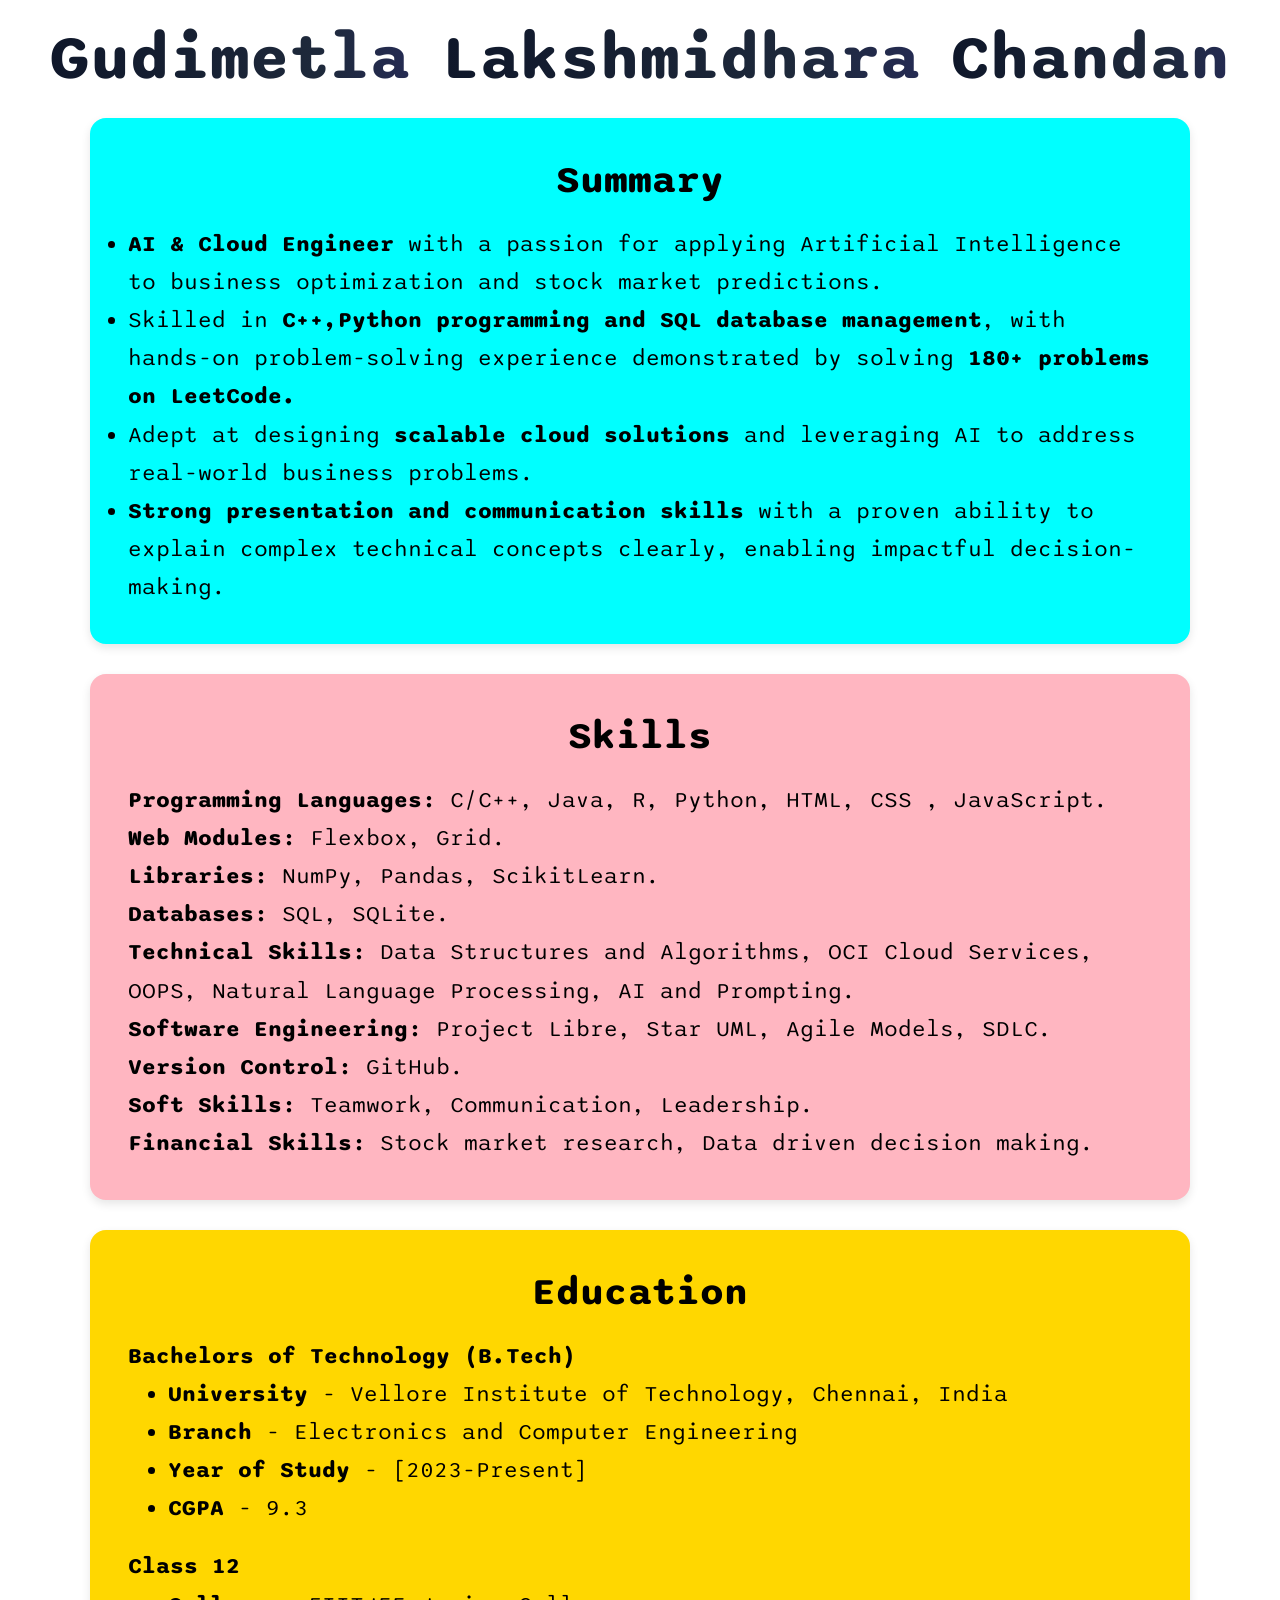
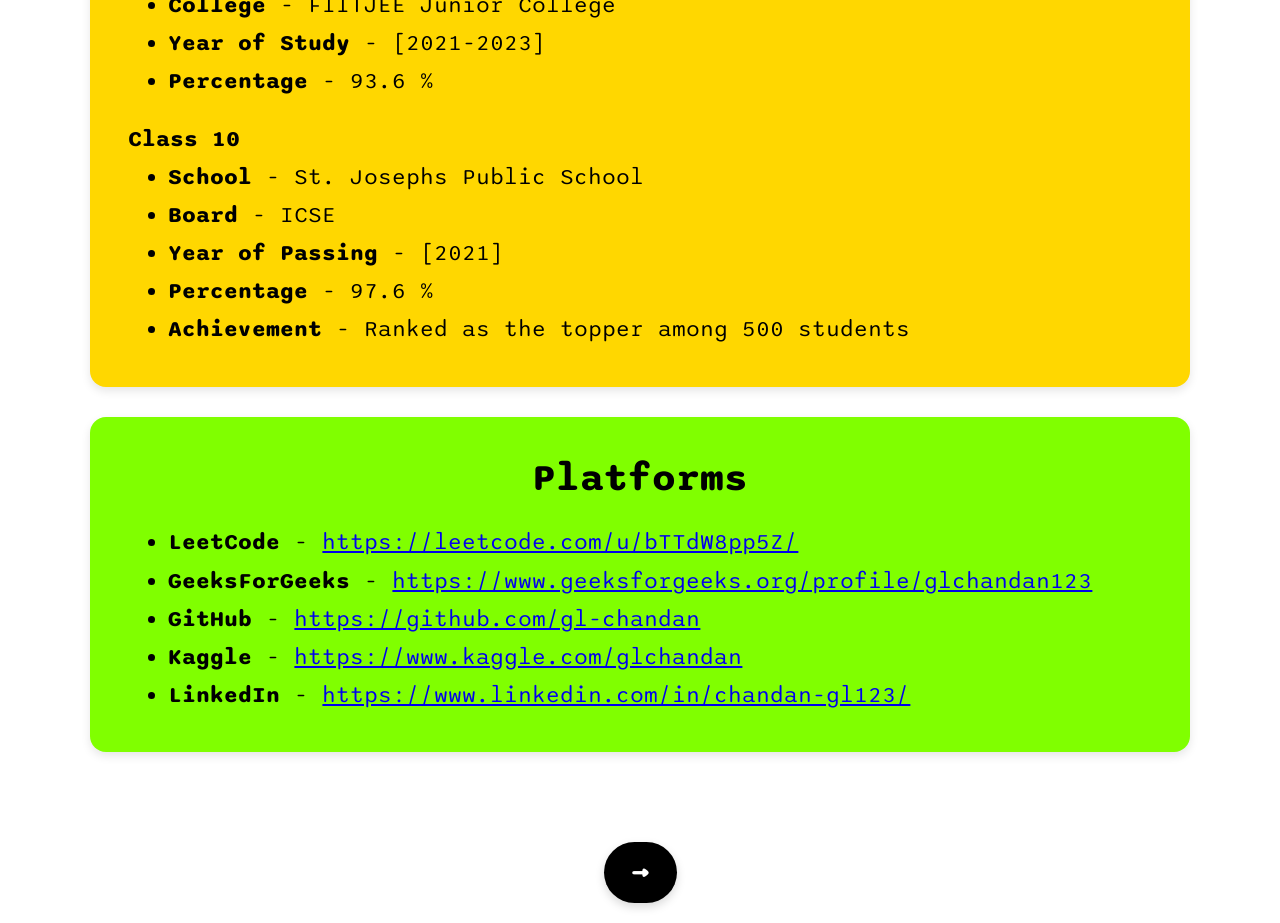
<file: index.html>
<!DOCTYPE html>
<html lang="en">
    <head>
        <meta charset="UTF-8">
        <title>Internal</title>

        <link rel="stylesheet" href="style.css">
        <link rel="preconnect" href="https://fonts.googleapis.com">
        <link rel="preconnect" href="https://fonts.gstatic.com" crossorigin>
        <link href="https://fonts.googleapis.com/css2?family=Sono:wght@400;700&display=swap" rel="stylesheet">
    </head>
    <body>
        <section class="name1">
                <div>Gudimetla</div>
                <div>Lakshmidhara</div>
                <div>Chandan</div>
        </section>
        <section class="intro">


        <div class="summary-box">
            <h2>Summary</h2>
            <p>
                <ul>
                <li><b>AI & Cloud Engineer</b> with a passion for applying Artificial Intelligence to business optimization and stock market 
                predictions.</li>
                <li>Skilled in <b>C++,Python programming and SQL database management</b>, with hands-on problem-solving 
                experience demonstrated by solving <b>180+ problems on LeetCode.</b></li> 
                <li>Adept at designing <b>scalable cloud solutions</b> and 
                leveraging AI to address real-world business problems.</li> 
                <li><b>Strong presentation and communication skills</b> with a proven 
                ability to explain complex technical concepts clearly, enabling impactful decision-making.</li>
                </ul>
            </p>
        </div>

        <div class="skills-box">
            <h2>Skills</h2>
            <p>
                <b>Programming Languages:</b> C/C++, Java, R, Python, HTML, CSS , JavaScript.<br>
                <b>Web Modules:</b> Flexbox, Grid.<br>
                <b>Libraries:</b> NumPy, Pandas, ScikitLearn.<br>
                <b>Databases:</b> SQL, SQLite. <br>
                <b>Technical Skills:</b> Data Structures and Algorithms, OCI Cloud Services, OOPS, Natural Language Processing, AI and Prompting. <br>
                <b>Software Engineering:</b> Project Libre, Star UML, Agile Models, SDLC. <br>
                <b>Version Control:</b> GitHub. <br>
                <b>Soft Skills:</b> Teamwork, Communication, Leadership. <br>
                <b>Financial Skills:</b> Stock market research, Data driven decision making. <br>
            </p>
        </div>

        <div class="skills-box" style="background-color:gold;">
            <h2>Education</h2>
            <p>
                <b>Bachelors of Technology (B.Tech) </b>    
                    
                <ul style="margin-left: 40px;">
                    <li><b>University</b> - Vellore Institute of Technology, Chennai, India</li>
                    <li><b>Branch</b> - Electronics and Computer Engineering</li>
                    <li><b>Year of Study</b> - [2023-Present]</li>
                    <li><b>CGPA</b> - 9.3</li>
                </ul>
                &ensp;
                <p><b>Class 12</b></p>
                
                <ul style="margin-left: 40px;">
                    <li><b>College</b> - FIITJEE Junior College</li>
                    <li><b>Year of Study</b> - [2021-2023]</li>
                    <li><b>Percentage</b> - 93.6 %</li>
                </ul>
                &ensp;
                <p><b>Class 10</b></p>
                <ul style="margin-left: 40px;">
                    <li><b>School</b> - St. Josephs Public School</li>
                    <li><b>Board</b> - ICSE</li>
                    <li><b>Year of Passing</b> - [2021]</li>
                    <li><b>Percentage</b> - 97.6 %</li>
                    <li><b>Achievement</b> - Ranked as the topper among 500 students</li>
                </ul>
            </p> 
        </div>
        <div class="skills-box" style="background-color:rgb(128, 255, 0);">
            <h2>Platforms</h2>
            <p>
                <ul style="margin-left: 40px;">
                    <li><b>LeetCode</b> - <a href="https://leetcode.com/u/bTTdW8pp5Z/">https://leetcode.com/u/bTTdW8pp5Z/</a></li>
                    <li><b>GeeksForGeeks</b> - <a href="https://www.geeksforgeeks.org/profile/glchandan123">https://www.geeksforgeeks.org/profile/glchandan123</a></li>
                    <li><b>GitHub</b> - <a href="https://github.com/gl-chandan">https://github.com/gl-chandan</a></li>
                    <li><b>Kaggle</b> - <a href="https://www.kaggle.com/glchandan">https://www.kaggle.com/glchandan</a></li>
                    <li><b>LinkedIn</b> - <a href="https://www.linkedin.com/in/chandan-gl123/">https://www.linkedin.com/in/chandan-gl123/</a></li>
                </ul>
            </p>
        </div>

        </div>
        </section>
        <div style="text-align:center; margin-top:50px;">
            <a href="PF_V2.html" class="arrow-btn">
            <span class="arrow">→</span>
            </a>
        </div>
    </body>
</file>
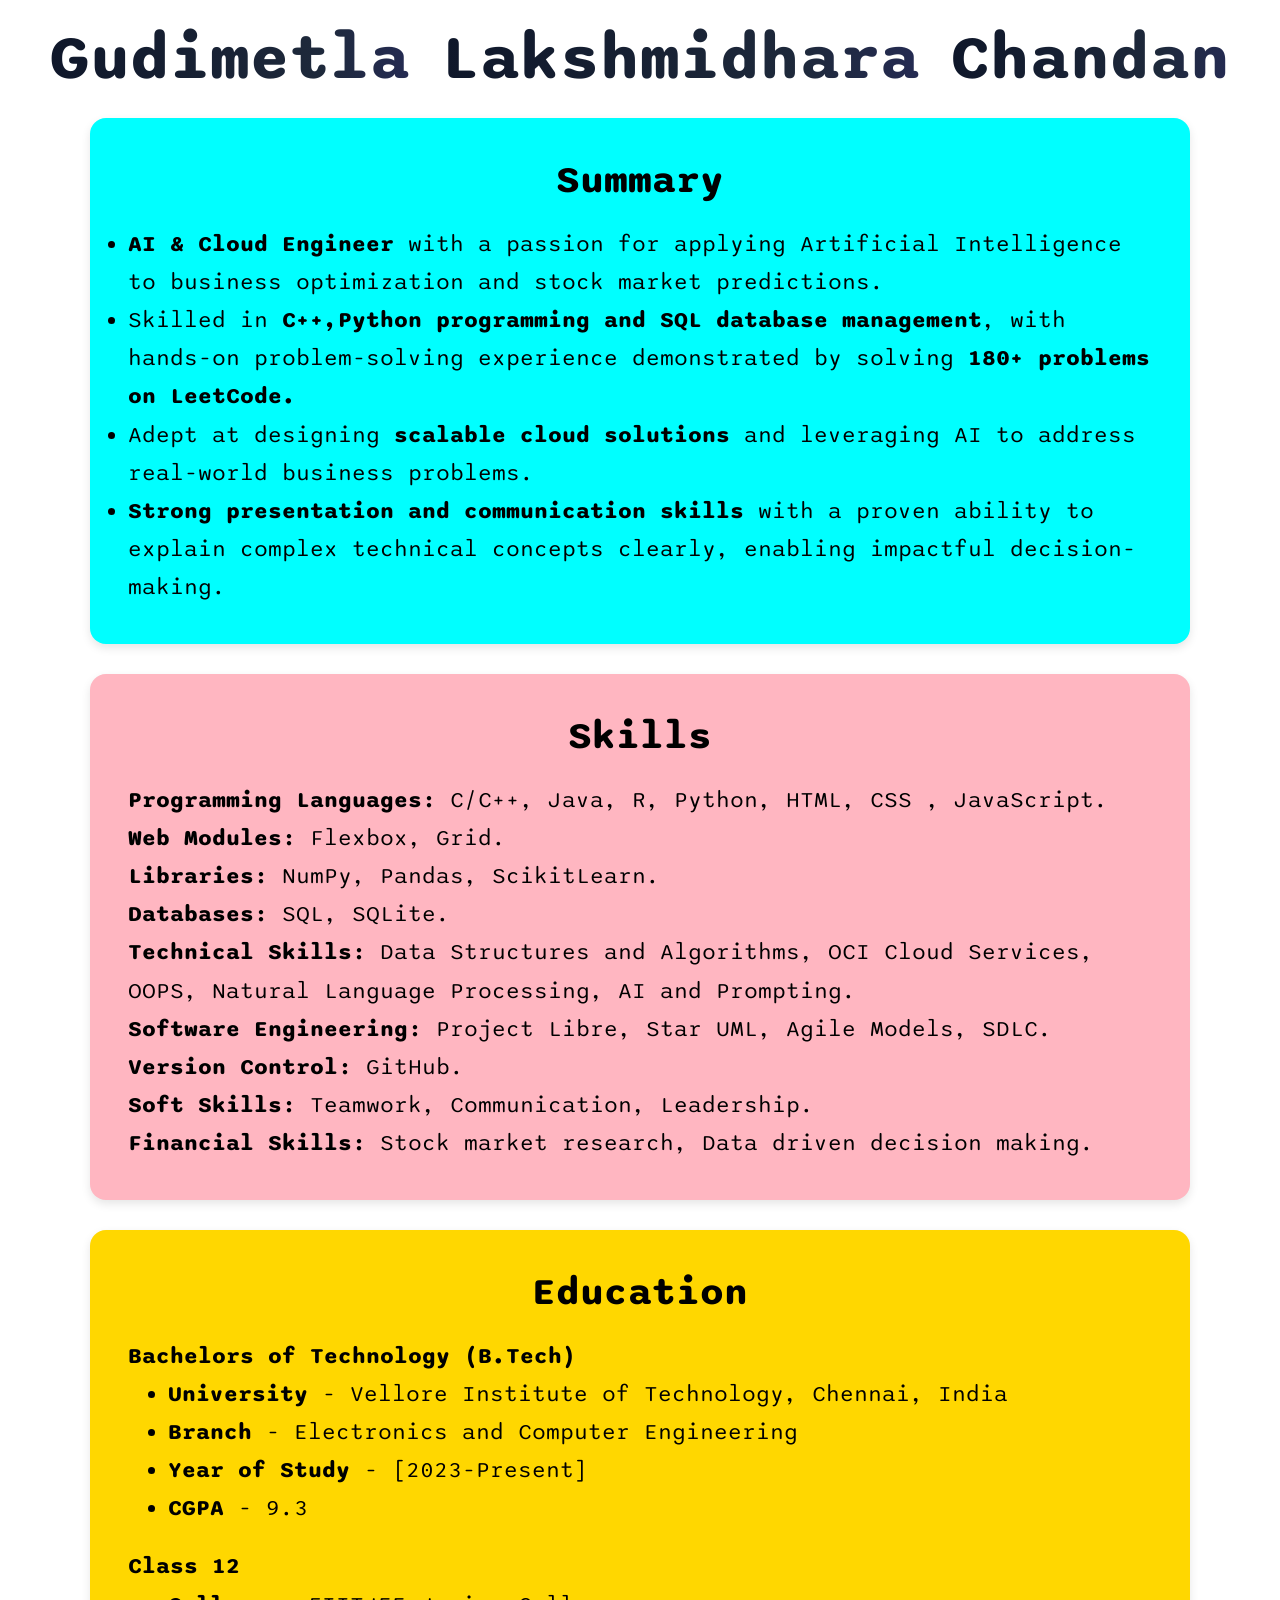
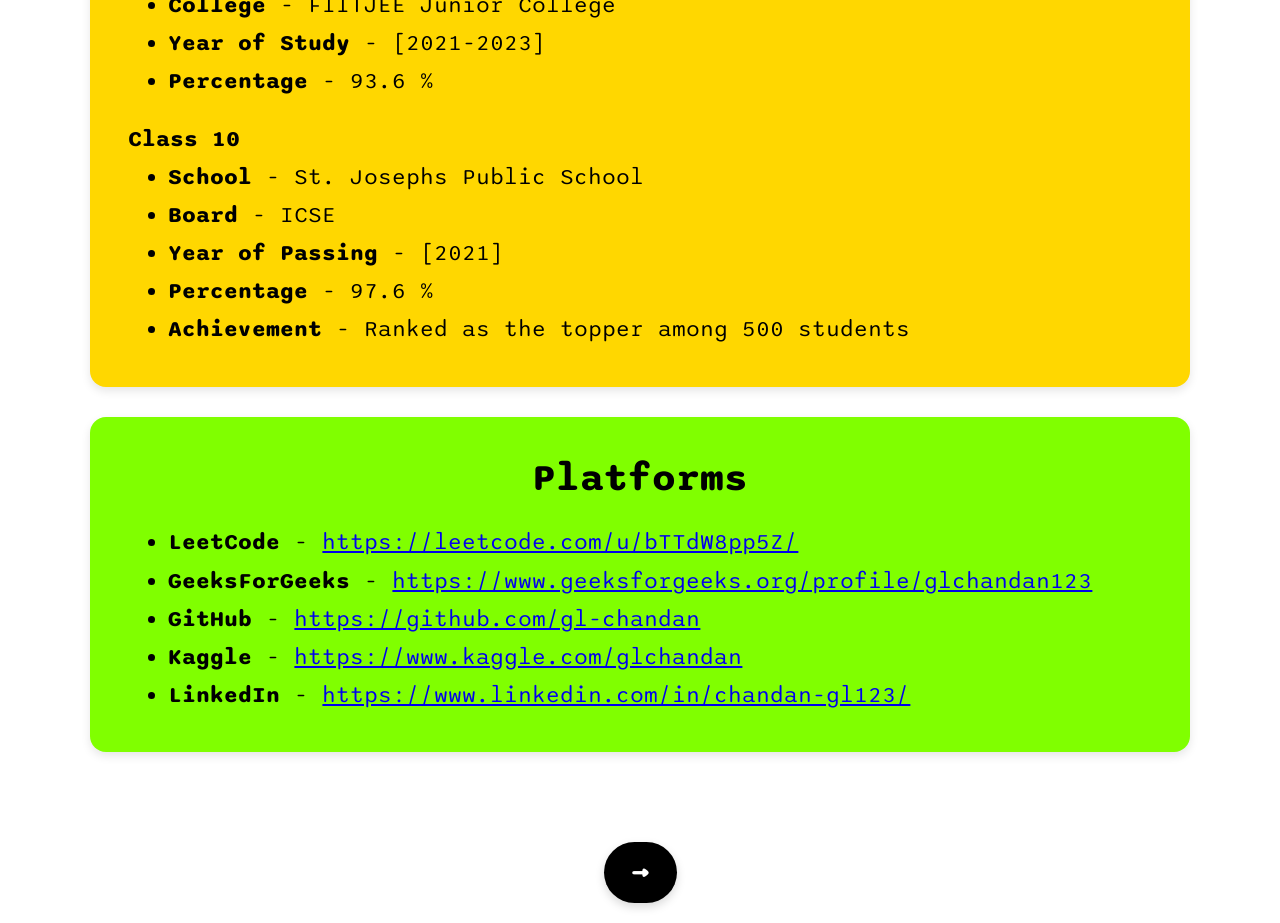
<file: PF_V.html>
<!DOCTYPE html>
<html lang="en">
    <head>
        <meta charset="UTF-8">
        <title>Internal</title>

        <link rel="stylesheet" href="./style.css">
        <link rel="preconnect" href="https://fonts.googleapis.com">
        <link rel="preconnect" href="https://fonts.gstatic.com" crossorigin>
        <link href="https://fonts.googleapis.com/css2?family=Sono:wght@400;700&display=swap" rel="stylesheet">
    </head>
    <body>
        <section class="name1">
                <div>Gudimetla</div>
                <div>Lakshmidhara</div>
                <div>Chandan</div>
        </section>
        <section class="intro">


        <div class="summary-box">
            <h2>Summary</h2>
            <p>
                <ul>
                <li><b>AI & Cloud Engineer</b> with a passion for applying Artificial Intelligence to business optimization and stock market 
                predictions.</li>
                <li>Skilled in <b>C++,Python programming and SQL database management</b>, with hands-on problem-solving 
                experience demonstrated by solving <b>180+ problems on LeetCode.</b></li> 
                <li>Adept at designing <b>scalable cloud solutions</b> and 
                leveraging AI to address real-world business problems.</li> 
                <li><b>Strong presentation and communication skills</b> with a proven 
                ability to explain complex technical concepts clearly, enabling impactful decision-making.</li>
                </ul>
            </p>
        </div>

        <div class="skills-box">
            <h2>Skills</h2>
            <p>
                <b>Programming Languages:</b> C/C++, Java, R, Python, HTML, CSS , JavaScript.<br>
                <b>Web Modules:</b> Flexbox, Grid.<br>
                <b>Libraries:</b> NumPy, Pandas, ScikitLearn.<br>
                <b>Databases:</b> SQL, SQLite. <br>
                <b>Technical Skills:</b> Data Structures and Algorithms, OCI Cloud Services, OOPS, Natural Language Processing, AI and Prompting. <br>
                <b>Software Engineering:</b> Project Libre, Star UML, Agile Models, SDLC. <br>
                <b>Version Control:</b> GitHub. <br>
                <b>Soft Skills:</b> Teamwork, Communication, Leadership. <br>
                <b>Financial Skills:</b> Stock market research, Data driven decision making. <br>
            </p>
        </div>

        <div class="skills-box" style="background-color:gold;">
            <h2>Education</h2>
            <p>
                <b>Bachelors of Technology (B.Tech) </b>    
                    
                <ul style="margin-left: 40px;">
                    <li><b>University</b> - Vellore Institute of Technology, Chennai, India</li>
                    <li><b>Branch</b> - Electronics and Computer Engineering</li>
                    <li><b>Year of Study</b> - [2023-Present]</li>
                    <li><b>CGPA</b> - 9.3</li>
                </ul>
                &ensp;
                <p><b>Class 12</b></p>
                
                <ul style="margin-left: 40px;">
                    <li><b>College</b> - FIITJEE Junior College</li>
                    <li><b>Year of Study</b> - [2021-2023]</li>
                    <li><b>Percentage</b> - 93.6 %</li>
                </ul>
                &ensp;
                <p><b>Class 10</b></p>
                <ul style="margin-left: 40px;">
                    <li><b>School</b> - St. Josephs Public School</li>
                    <li><b>Board</b> - ICSE</li>
                    <li><b>Year of Passing</b> - [2021]</li>
                    <li><b>Percentage</b> - 97.6 %</li>
                    <li><b>Achievement</b> - Ranked as the topper among 500 students</li>
                </ul>
            </p> 
        </div>
        <div class="skills-box" style="background-color:rgb(128, 255, 0);">
            <h2>Platforms</h2>
            <p>
                <ul style="margin-left: 40px;">
                    <li><b>LeetCode</b> - <a href="https://leetcode.com/u/bTTdW8pp5Z/">https://leetcode.com/u/bTTdW8pp5Z/</a></li>
                    <li><b>GeeksForGeeks</b> - <a href="https://www.geeksforgeeks.org/profile/glchandan123">https://www.geeksforgeeks.org/profile/glchandan123</a></li>
                    <li><b>GitHub</b> - <a href="https://github.com/gl-chandan">https://github.com/gl-chandan</a></li>
                    <li><b>Kaggle</b> - <a href="https://www.kaggle.com/glchandan">https://www.kaggle.com/glchandan</a></li>
                    <li><b>LinkedIn</b> - <a href="https://www.linkedin.com/in/chandan-gl123/">https://www.linkedin.com/in/chandan-gl123/</a></li>
                </ul>
            </p>
        </div>

        </div>
        </section>
        <div style="text-align:center; margin-top:50px;">
            <a href="PF_V2.html" class="arrow-btn">
            <span class="arrow">→</span>
            </a>
        </div>
    </body>
</file>
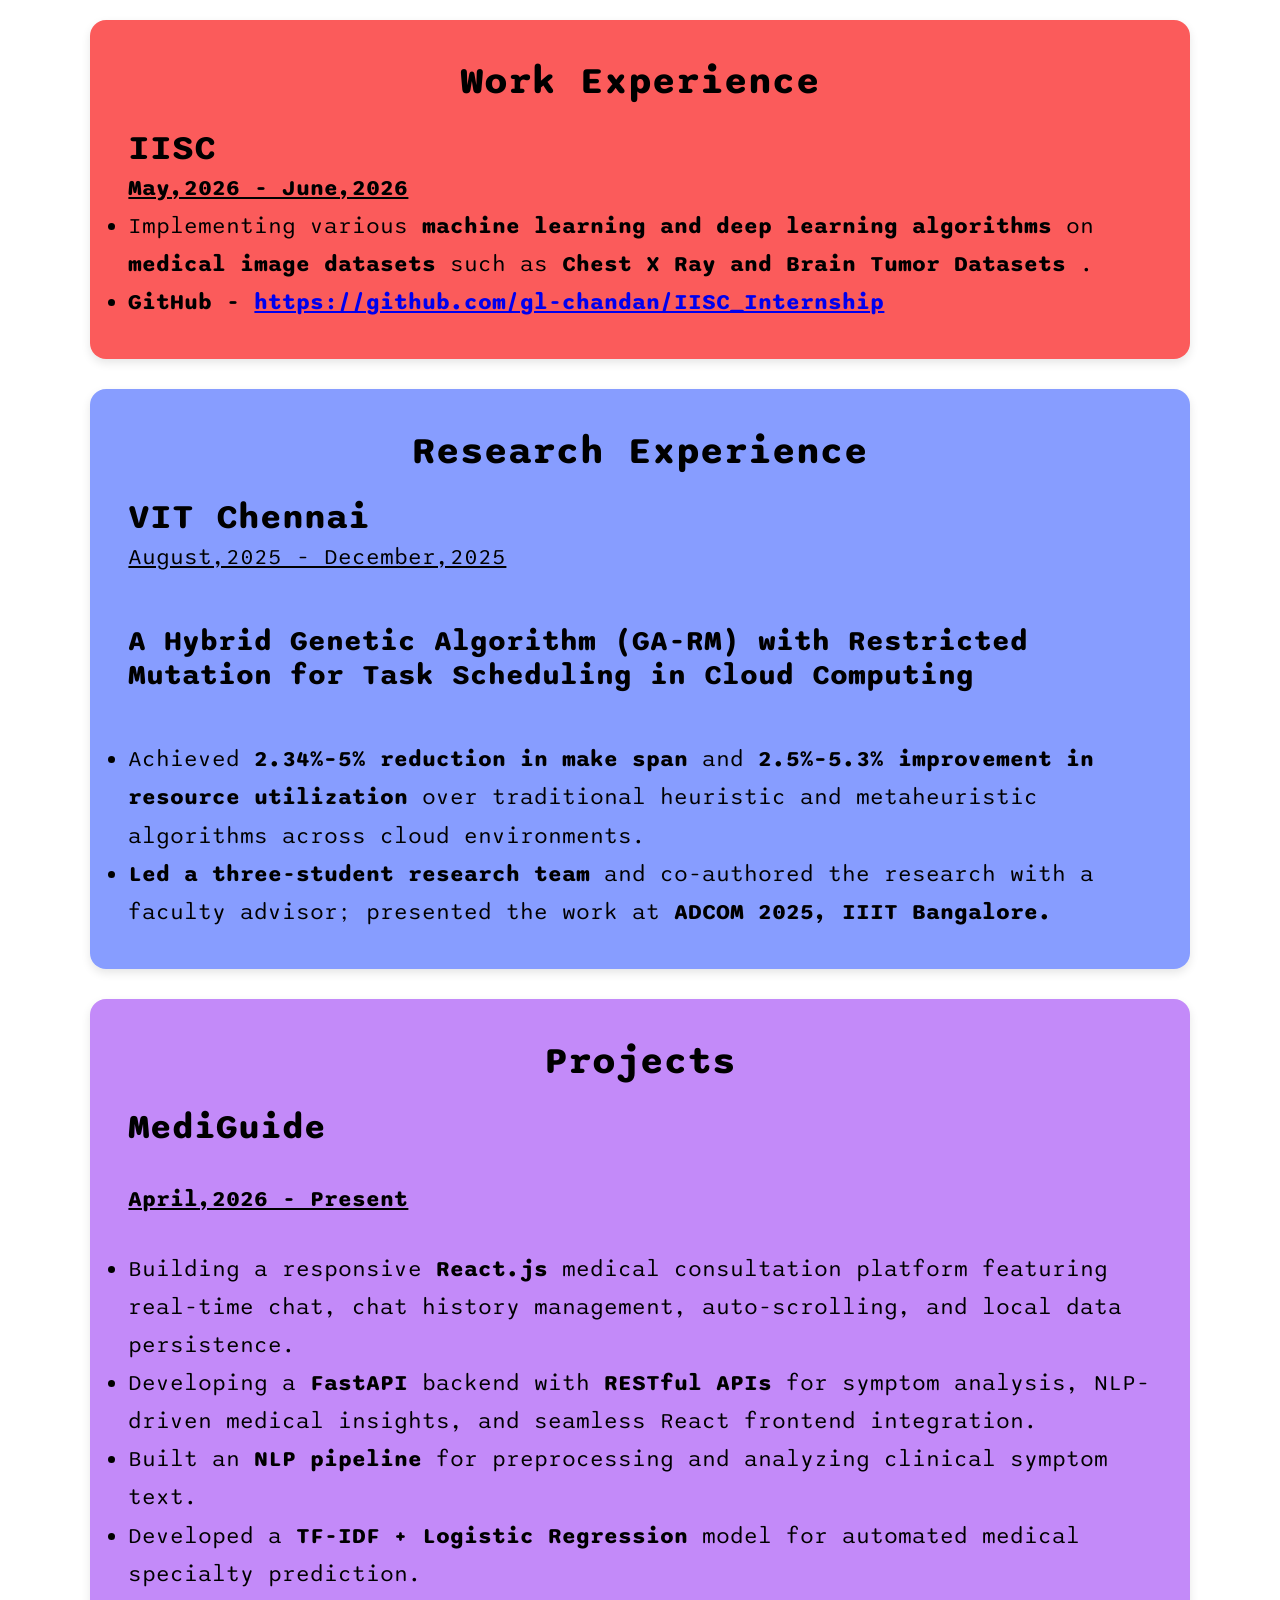
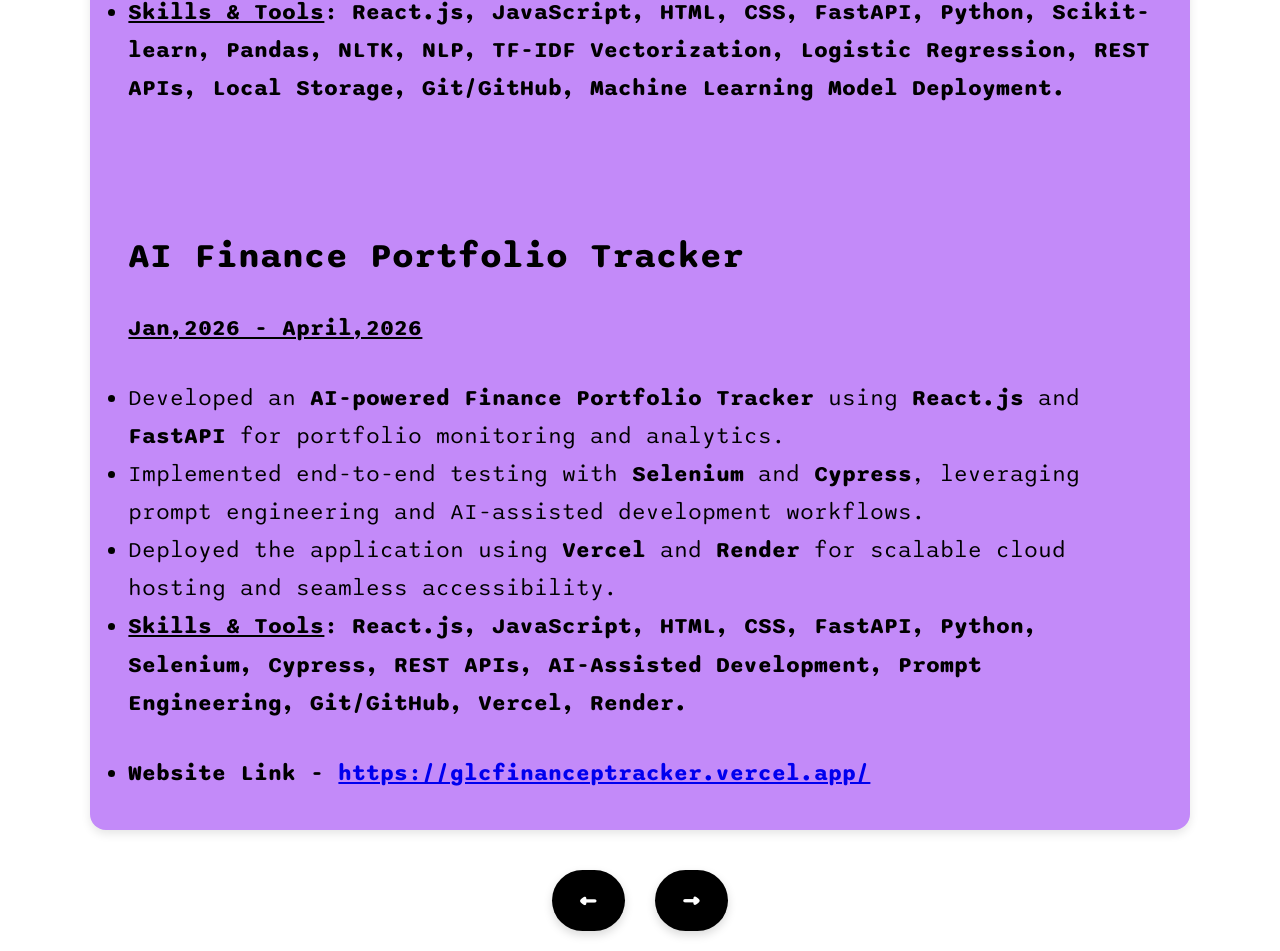
<file: PF_V2.html>
<!DOCTYPE html>
<html lang="en">
    <head>
        <meta charset="UTF-8">
        <title>Internal</title>

        <link rel="stylesheet" href="style2.css">
        <link rel="preconnect" href="https://fonts.googleapis.com">
        <link rel="preconnect" href="https://fonts.gstatic.com" crossorigin>
        <link href="https://fonts.googleapis.com/css2?family=Sono:wght@400;700&display=swap" rel="stylesheet">
    </head>
    <body>
        <section class="align">
        <div class="experience" style="background-color: rgba(251, 74, 74, 0.903);">
            <h2>Work Experience</h2>
            <h3 >IISC</h3>
            <p><b><u>May,2026 - June,2026</u></b></p>
            <p>
                <ul>
                <li>Implementing various <b>machine learning and deep learning 
                    algorithms</b> on <b>medical image datasets</b> such as <b>Chest X Ray and 
                    Brain Tumor Datasets</b> .</li>
                <li><b>GitHub - <a href="https://github.com/gl-chandan/IISC_Internship">https://github.com/gl-chandan/IISC_Internship</a></b></li>
                </ul>
            </p>
        </div>
        <div class="experience" style="background-color: rgba(123, 147, 255, 0.903);">
            <h2>Research Experience</h2>
            <h3 >VIT Chennai</h3>
            <p><u>August,2025 - December,2025</u></p>
            <h4 style="margin-top: 3rem;margin-bottom: 3rem;"><b>A Hybrid Genetic Algorithm (GA-RM) with 
                Restricted Mutation for Task Scheduling in Cloud Computing</b></h4>
            <p>
                <ul>
                <li>Achieved <b>2.34%–5% reduction in make span</b> and <b>2.5%–5.3% 
                    improvement in resource utilization</b> over
                    traditional heuristic and metaheuristic algorithms across cloud environments.</li>
                <li><b>Led a three-student research team</b> and co-authored the research with a faculty advisor; presented the work
                    at <b>ADCOM 2025, IIIT Bangalore.</b></li>
                </ul>
            </p>
        </div>
        <div class="projects" style="background-color:rgb(195, 138, 249);">
            <h2>Projects</h2>
            <h3>MediGuide</h3>
            <p style="margin-top: 2rem;"><b><u>April,2026 - Present</u></b></p>
            <p style="margin-top: 2rem;">
                
                    <ul>
                        <li>Building a responsive <b>React.js</b> medical consultation platform featuring 
                            real-time chat, chat history management, auto-scrolling, 
                            and local data persistence.</li>
                        <li>Developing a <b>FastAPI</b> backend with <b>RESTful APIs</b> for symptom analysis, 
                            NLP-driven medical insights, and seamless React frontend integration.</li>
                        <li>Built an <b>NLP pipeline</b> for preprocessing and analyzing clinical symptom text.</li>
                        <li>Developed a <b>TF-IDF + Logistic Regression</b> 
                            model for automated medical specialty prediction.</li>
                        <li><b><u>Skills & Tools</u>: React.js, JavaScript, HTML, CSS, FastAPI, Python, Scikit-learn, 
                            Pandas, NLTK, NLP, TF-IDF Vectorization, Logistic Regression, 
                            REST APIs, Local Storage, Git/GitHub, Machine Learning Model Deployment.</b> </li>
                    </ul>
                    
                
            </p>
            <h3 style="margin-top: 8rem;">AI Finance Portfolio Tracker</h3>
            <p style="margin-top: 2rem;"><b><u>Jan,2026 - April,2026</u></b></p>
            <p style="margin-top: 2rem;">
                <ul>
                    <li>Developed an <b>AI-powered Finance Portfolio Tracker</b> using <b>React.js</b> and <b>FastAPI</b> for portfolio monitoring and analytics.</li>
                    
                    <li>Implemented end-to-end testing with <b>Selenium</b> and <b>Cypress</b>, leveraging prompt engineering and AI-assisted development workflows.</li>
                    
                    <li>Deployed the application using <b>Vercel</b> and <b>Render</b> for scalable cloud hosting and seamless accessibility.</li>
                    
                    <li><b><u>Skills & Tools</u>: React.js, JavaScript, HTML, CSS, FastAPI, Python, Selenium, Cypress, REST APIs, AI-Assisted Development, Prompt Engineering, Git/GitHub, Vercel, Render.</b></li>
                </ul>
            </p>
            <p style="margin-top: 2rem;">
                <ul>
                    <li><b>Website Link - <a href="https://glcfinanceptracker.vercel.app/">https://glcfinanceptracker.vercel.app/</a></b></li>
                </ul>
            </p>
            
        </div>
        </section>
        <section class="valign">
            <a href="index.html" class="arrow-btn">
                <span class="arrow">&#8592;</span>
            </a>
            
            <a href="PF_V3.html" class="arrow-btn">
                <span class="arrow">&#8594;</span>
            </a>
        </section>
    </body>
</file>
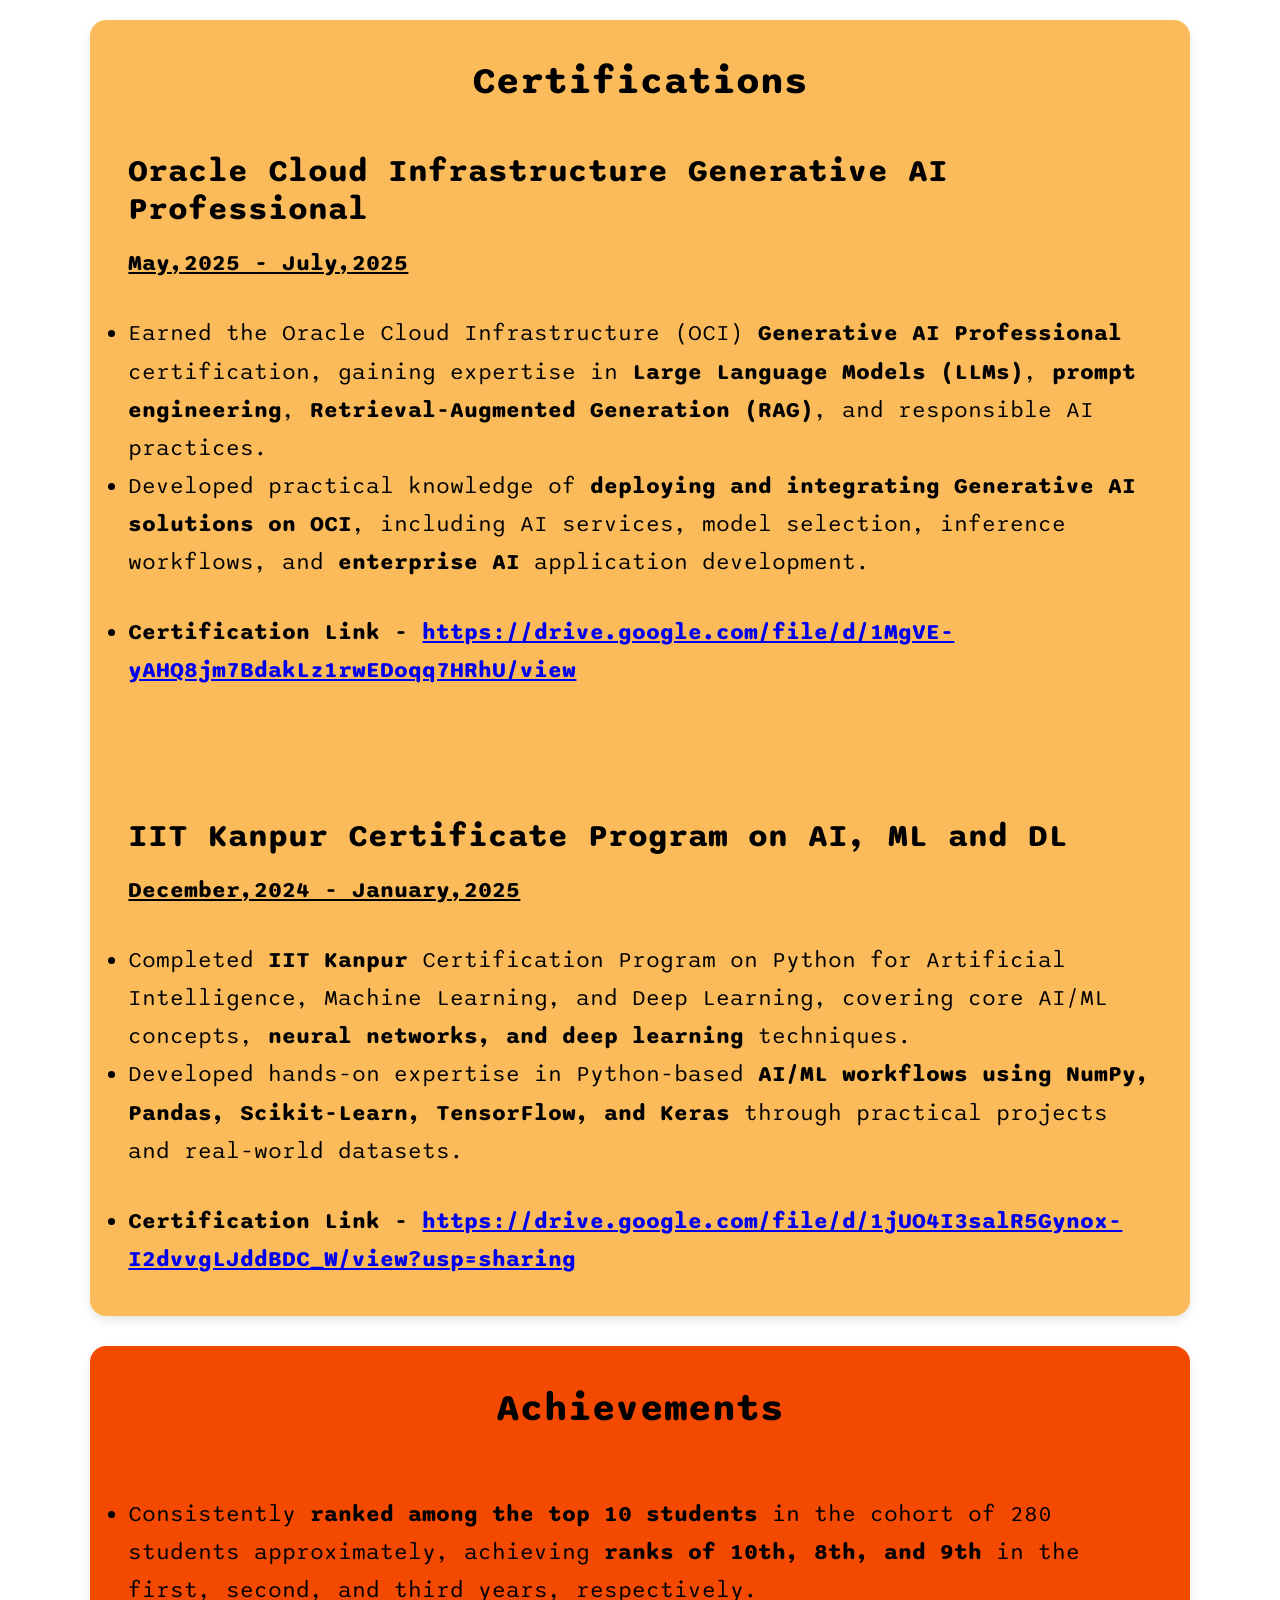
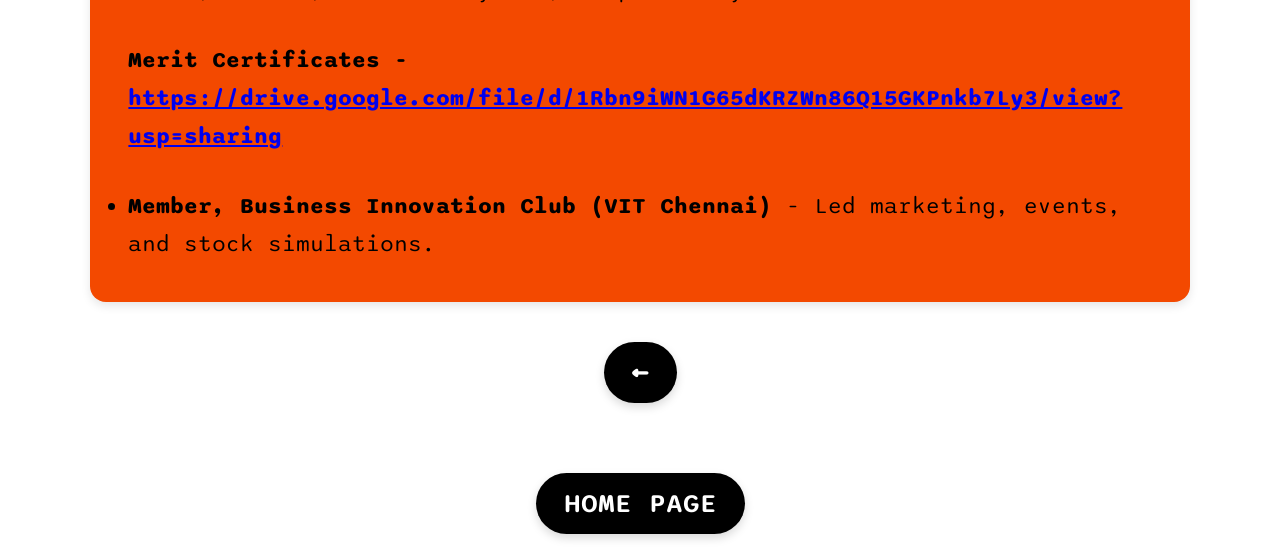
<file: PF_V3.html>
<!DOCTYPE html>
<html lang="en">
    <head>
        <meta charset="UTF-8">
        <title>Internal</title>

        <link rel="stylesheet" href="style3.css">
        <link rel="preconnect" href="https://fonts.googleapis.com">
        <link rel="preconnect" href="https://fonts.gstatic.com" crossorigin>
        <link href="https://fonts.googleapis.com/css2?family=Sono:wght@400;700&display=swap" rel="stylesheet">
    </head>
    <body>
        <section class="align">
            <div class="certifications" style="background-color: rgba(251, 180, 74, 0.903);">
                <h2>Certifications</h2>
                <h4>Oracle Cloud Infrastructure Generative AI Professional</h4>
                <p style="margin-top: 1rem;"><b><u>May,2025 - July,2025</u></b></p>
                <p style="margin-top: 2rem;">
                    <ul>
                        <li>
                            Earned the Oracle Cloud Infrastructure (OCI) <b>Generative AI Professional</b> 
                            certification, gaining expertise in <b>Large Language Models (LLMs)</b>, <b>prompt engineering</b>, 
                            <b>Retrieval-Augmented Generation (RAG)</b>, and responsible AI practices.
                        </li>

                        <li>
                            Developed practical knowledge of <b>deploying and integrating Generative AI 
                            solutions on OCI</b>, including AI services, model selection, inference workflows, 
                            and <b>enterprise AI</b> application development.
                        </li>
                        <li style="margin-top: 2rem;"><b>Certification Link - <a href="https://drive.google.com/file/d/1MgVE-yAHQ8jm7BdakLz1rwEDoqq7HRhU/view?usp=sharing">
                            https://drive.google.com/file/d/1MgVE-yAHQ8jm7BdakLz1rwEDoqq7HRhU/view</a></b></li>
                    </ul>
                </p>
                <h4 style="margin-top: 8rem;">IIT Kanpur Certificate Program on AI, ML and DL</h4>
                <p style="margin-top: 1rem;"><b><u>December,2024 - January,2025</u></b></p>
                <p style="margin-top: 2rem;">
                    <ul>
                        <li>Completed <b>IIT Kanpur</b> Certification Program on Python for 
                            Artificial Intelligence, Machine Learning, and Deep Learning, covering core AI/ML concepts, 
                            <b>neural networks, and deep learning</b> techniques.</li>

                        <li>Developed hands-on expertise in Python-based <b>AI/ML workflows using NumPy,
                             Pandas, Scikit-Learn, TensorFlow, and Keras</b> through practical projects 
                             and real-world datasets.</li>
                        <li style="margin-top: 2rem;"><b>Certification Link - <a href="https://drive.google.com/file/d/1jUO4I3salR5Gynox-I2dvvgLJddBDC_W/view?usp=sharing">https://drive.google.com/file/d/1jUO4I3salR5Gynox-I2dvvgLJddBDC_W/view?usp=sharing</a></b></li>
                    </ul>
                </p>
            </div>

            <div class="certifications" style="background-color: rgb(243, 73, 0);">
                <h2>Achievements</h2>
                <p style="margin-top: 4rem;">
                    <ul>
                        <li>Consistently <b>ranked among the top 10 students</b> in the cohort of 280 students approximately, 
                            achieving <b>ranks of 10th, 8th, and 9th</b> in the first, second, and third years, respectively.</p>
                            <p style="margin-top: 2rem;"><b>Merit Certificates -<a href="https://drive.google.com/file/d/1Rbn9iWN1G65dKRZWn86Q15GKPnkb7Ly3/view?usp=sharing"> 
                                https://drive.google.com/file/d/1Rbn9iWN1G65dKRZWn86Q15GKPnkb7Ly3/view?usp=sharing</a> </li></b> </p>
                        <p style="margin-top: 2rem;">
                        <li><b>Member, Business Innovation Club (VIT Chennai)</b> - Led marketing, events, and stock simulations.</li>
                    </ul>
                </p>
            </div>
        </section>
        <section class="valign">
            <a href="PF_V2.html" class="arrow-btn">
                <span class="arrow">&#8592;</span>
            </a>
            
            <a href="index.html" class="arrow-btn">
                <span class="arrow">HOME PAGE</span>
            </a>
        </section>
    </body>
</file>
<file: style.css>
* {
  margin: 0;
  padding: 0;
  box-sizing: border-box;
}

body {
  padding: 20px;
  font-family: "Sono", sans-serif;
}
.name1 {
  display: flex;
  justify-content: center;
  align-items: center;
  gap: 30px;
  flex-wrap: wrap;

  font-size: clamp(2rem, 5vw, 4rem);
  margin-bottom: 1.4rem;
}

.name1 div {
  font-weight: 700;

  /* Animated gradient text */
  background: linear-gradient(
    90deg,
    #0f172a,
    #1e293b,
    #312e81,
    #4c1d95,
    #0f172a
  );
  background-size: 300% auto;

  -webkit-background-clip: text;
  -webkit-text-fill-color: transparent;
  background-clip: text;

  /* Entry animation */
  opacity: 0;
  transform: translateY(40px);

  animation:
    reveal 1s ease forwards,
    gradientMove 5s linear infinite;
}

.name1 div:nth-child(1) {
  animation-delay: 0.2s;
}

.name1 div:nth-child(2) {
  animation-delay: 0.5s;
}

.name1 div:nth-child(3) {
  animation-delay: 0.8s;
}

@keyframes reveal {
  from {
    opacity: 0;
    transform: translateY(40px);
  }

  to {
    opacity: 1;
    transform: translateY(0);
  }
}

@keyframes gradientMove {
  from {
    background-position: 0% center;
  }

  to {
    background-position: 300% center;
  }
}

.intro {
  display: flex;
  flex-direction: column;
  align-items: center;
  gap: 30px;
  /*background-color: silver;
    padding-bottom: clamp(20px,3vw,50px);
    padding-top:clamp(20px,3vw,50px) ;
    border-radius:16px;*/
}

.name {
  font-size: clamp(2rem, 5vw, 4rem);
  color: black;
}

.summary-box {
  width: 90%;
  max-width: 1100px;
  padding: clamp(20px, 3vw, 50px);
  border-radius: 16px;
  box-shadow: 0 4px 10px rgba(0, 0, 0, 0.1);
  background-color: aqua;
  color: black;
}

.summary-box h2 {
  font-size: clamp(1.4rem, 3vw, 2.5rem);
  margin-bottom: 1.4rem;
  text-align: center;
}

.summary-box p {
  font-size: clamp(1rem, 2vw, 1.4rem);
  line-height: 1.7;
}
.summary-box ul,
.summary-box li {
  font-size: clamp(1rem, 2vw, 1.4rem);
  line-height: 1.7;
}
.skills-box {
  width: 90%;
  max-width: 1100px;
  padding: clamp(20px, 3vw, 50px);
  border-radius: 16px;
  box-shadow: 0 4px 10px rgba(0, 0, 0, 0.1);
  background-color: lightpink;
  color: black;
  overflow-wrap: anywhere;
}
.skills-box h2 {
  font-size: clamp(1.4rem, 3vw, 2.5rem);
  margin-bottom: 1.4rem;
  text-align: center;
}

.skills-box p,
.skills-box ul,
.skills-box li {
  font-size: clamp(1rem, 2vw, 1.4rem);
  line-height: 1.7;
}

.arrow-btn {
  display: inline-flex;
  align-items: center;
  gap: 10px;

  padding: 14px 28px;
  margin-top: 40px;

  background-color: black;
  color: white;

  text-decoration: none;
  font-size: clamp(1rem, 2vw, 1.3rem);
  font-weight: 600;

  border-radius: 50px;
  transition: 0.3s ease;

  box-shadow: 0 4px 10px rgba(0, 0, 0, 0.15);
}

.arrow-btn:hover {
  background-color: #333;
  transform: translateY(-3px);
}

.arrow {
  font-size: 1.3em;
  transition: transform 0.3s ease;
}

.arrow-btn:hover .arrow {
  transform: translateX(6px);
}

/*
@media(max-width:768px){

    .name{
        font-size:2rem;
    }

    .summary-box{
        padding:18px;
    }

}
    */
</file>
<file: style2.css>
*{
    margin:0;
    padding:0;
    box-sizing:border-box;
    
}

body{
    padding:20px;
    font-family:"Sono", sans-serif ;
}
.align
{
    display:flex;
    flex-direction:column;
    align-items:center;
    gap:30px;
    align-items: center;
}
.experience 
{
    width:90%;
    max-width:1100px;
    padding:clamp(20px,3vw,50px);
    border-radius:16px;
    box-shadow:0 4px 10px rgba(0,0,0,0.1);
    background-color:lightpink;
    color:black;
    
}
.experience  h2{
    font-size:clamp(1.4rem,3vw,2.5rem);
    margin-bottom: 1.4rem;
    text-align: center;
}
.experience  h3
{
    font-size:clamp(1.2rem,3vw,2.2rem);
    
}
.experience h4{
    font-size:clamp(0.8rem,3vw,1.8rem);
}
.experience p,.experience ul,.experience li{
    font-size:clamp(1rem,2vw,1.4rem);
    line-height:1.7;
}
.projects 
{
    width:90%;
    max-width:1100px;
    padding:clamp(20px,3vw,50px);
    border-radius:16px;
    box-shadow:0 4px 10px rgba(0,0,0,0.1);
    background-color:lightpink;
    color:black;
    
}
.projects h2{
    font-size:clamp(1.4rem,3vw,2.5rem);
    margin-bottom: 1.4rem;
    text-align: center;
}
.projects h3
{
    font-size:clamp(1.2rem,3vw,2.2rem);
    
}
.projects h4{
    font-size:clamp(1rem,3vw,2rem);
}
.projects p,.projects ul,.projects li{
    font-size:clamp(1rem,2vw,1.4rem);
    line-height:1.7;
}
.arrow-btn{
    display:inline-flex;
    align-items:center;
    gap:10px;

    padding:14px 28px;
    margin-top:40px;

    background-color:black;
    color:white;

    text-decoration:none;
    font-size:clamp(1rem,2vw,1.3rem);
    font-weight:600;

    border-radius:50px;
    transition:0.3s ease;

    box-shadow:0 4px 10px rgba(0,0,0,0.15);
}

.arrow-btn:hover{
    background-color:#333;
    transform:translateY(-3px);
}

.arrow{
    font-size:1.3em;
    transition:transform 0.3s ease;
}

.arrow-btn:hover .arrow{
    transform:translateX(6px);
}
.valign
{
    display:flex;
    flex-direction:row;
    align-items:center;
    gap:30px;
    align-items: center;
    justify-content: center;
}
</file>
<file: style3.css>
*{
    margin:0;
    padding:0;
    box-sizing:border-box;
    
}

body{
    padding:20px;
    font-family:"Sono", sans-serif ;
}
.align
{
    display:flex;
    flex-direction:column;
    align-items:center;
    gap:30px;
    align-items: center;
}
.certifications
{
    width:90%;
    max-width:1100px;
    padding:clamp(20px,3vw,50px);
    border-radius:16px;
    box-shadow:0 4px 10px rgba(0,0,0,0.1);
    background-color:lightpink;
    color:black;
    
}
.certifications  h2{
    font-size:clamp(1.4rem,3vw,2.5rem);
    margin-bottom: 3rem;
    text-align: center;
}
.certifications  h3
{
    font-size:clamp(1.2rem,3vw,2.2rem);
    
}
.certifications h4{
    font-size:clamp(1rem,3vw,2rem);
}
.certifications p,.certifications ul,.certifications li{
    font-size:clamp(1rem,2vw,1.4rem);
    line-height:1.7;
}
.arrow-btn{
    display:inline-flex;
    align-items:center;
    gap:10px;

    padding:14px 28px;
    margin-top:40px;

    background-color:black;
    color:white;

    text-decoration:none;
    font-size:clamp(1rem,2vw,1.3rem);
    font-weight:600;

    border-radius:50px;
    transition:0.3s ease;

    box-shadow:0 4px 10px rgba(0,0,0,0.15);
}

.arrow-btn:hover{
    background-color:#333;
    transform:translateY(-3px);
}

.arrow{
    font-size:1.3em;
    transition:transform 0.3s ease;
}

.arrow-btn:hover .arrow{
    transform:translateX(6px);
}
.valign
{
    display:flex;
    flex-direction:column;
    align-items:center;
    gap:30px;
    align-items: center;
    justify-content: center;
}
</file>
